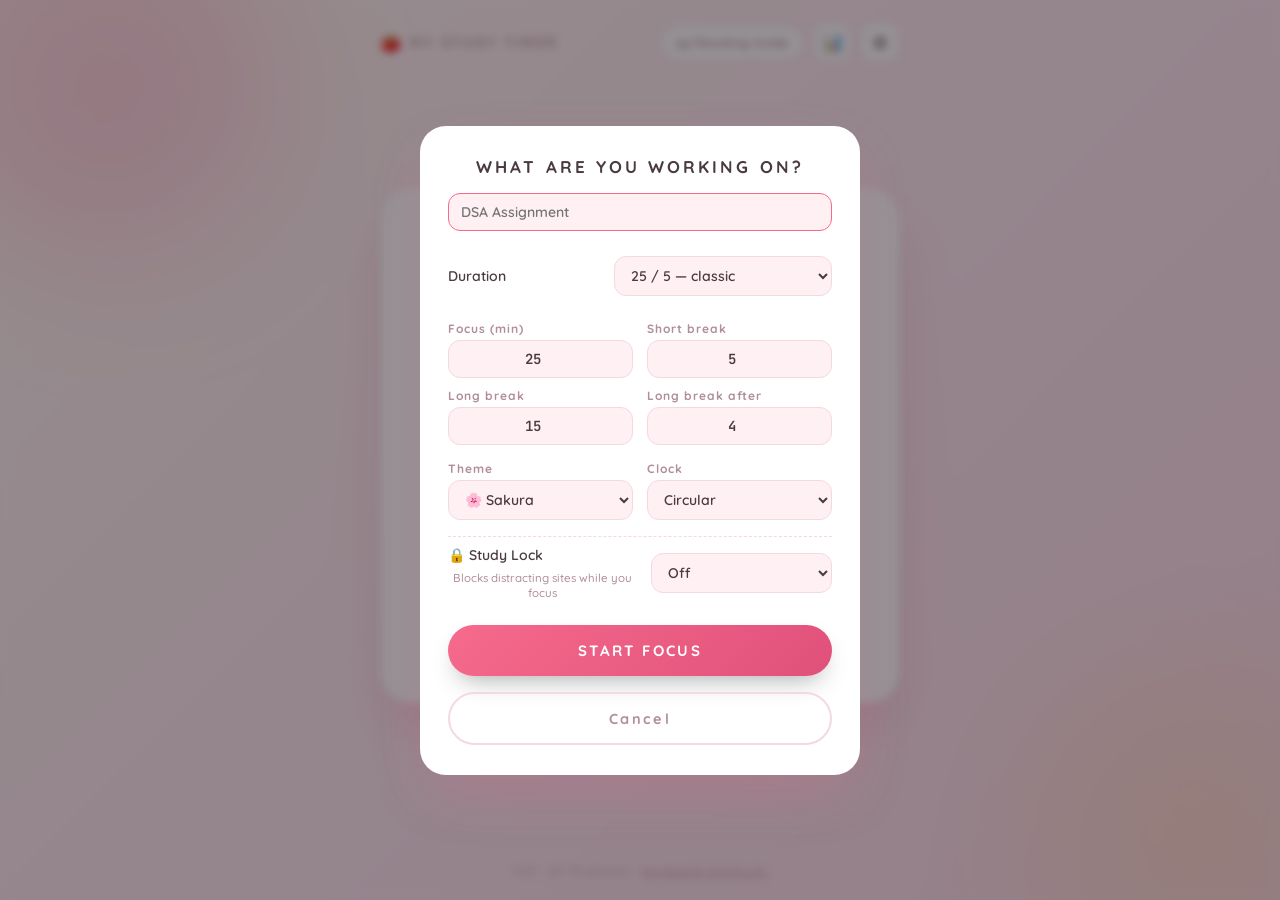
<file: index.html>
<!DOCTYPE html>
<html lang="en" data-theme="sakura" data-font="quicksand" data-clockfont="jetbrains" data-clock="circular" data-animations="on" data-lock="off">
<head>
  <meta charset="UTF-8" />
  <meta name="viewport" content="width=device-width, initial-scale=1.0" />
  <title>My Study Timer</title>
  <meta name="description" content="MY STUDY TIMER — a Pomodoro study timer with themes, sounds, a focus monitor and a study lock." />
  <meta name="theme-color" content="#ffe9f0" />
  <link rel="icon" type="image/svg+xml" href="assets/icons/favicon.svg" />
  <link rel="apple-touch-icon" href="assets/icons/icon-180.png" />
  <link rel="manifest" href="manifest.json" />
  <link rel="preconnect" href="https://fonts.googleapis.com" />
  <link rel="preconnect" href="https://fonts.gstatic.com" crossorigin />
  <link href="https://fonts.googleapis.com/css2?family=DM+Sans:wght@500;700&family=Inter:wght@500;600;700&family=JetBrains+Mono:wght@600;700&family=Nunito:wght@600;700;800&family=Poppins:wght@500;600;700&family=Quicksand:wght@500;600;700&family=Space+Mono:wght@700&display=swap" rel="stylesheet" />
  <link rel="stylesheet" href="css/themes.css" />
  <link rel="stylesheet" href="css/main.css" />
  <link rel="stylesheet" href="css/components.css" />
</head>
<body>
  <div class="blob blob-a" aria-hidden="true"></div>
  <div class="blob blob-b" aria-hidden="true"></div>

  <!-- Soft inactivity reminder (Phase 6) -->
  <div class="reminder-banner" id="reminder-banner" role="status" hidden></div>

  <header class="topbar container">
    <div class="brand"><span class="logo">🍅</span> MY STUDY TIMER</div>
    <nav class="topbar-actions" aria-label="App actions">
      <button class="chip" id="reading-btn" aria-pressed="false" title="Less aggressive inactivity monitoring (Phase 6)">📖 Reading mode</button>
      <button class="icon-btn" id="stats-btn" aria-label="Open statistics" title="Statistics (Phase 9)">📊</button>
      <a class="icon-btn" href="settings.html" aria-label="Open settings" title="Settings (Phase 5)">⚙️</a>
    </nav>
  </header>

  <main class="container app">
    <section class="timer-card" id="timer-card" aria-label="Study timer">
      <div class="phase-row">
        <p class="mode-label" id="mode-label">FOCUS</p>
        <div class="session-dots" id="session-dots" aria-label="Focus sessions completed in this cycle"></div>
      </div>

      <div class="timer-visual" id="timer-visual">
        <svg class="progress-ring" viewBox="0 0 320 320" role="img" aria-label="Time remaining progress">
          <circle class="ring-track" cx="160" cy="160" r="144" />
          <circle class="ring-progress" id="ring-progress" cx="160" cy="160" r="144" />
        </svg>
        <div class="time-display" id="time-display">25:00</div>
      </div>

      <div class="flip-clock" id="flip-clock" aria-hidden="true"></div>

      <div class="bar-clock" id="bar-clock" aria-hidden="true">
        <div class="bar-track"><div class="bar-fill" id="bar-fill"></div></div>
      </div>

      <p class="task-line" id="task-line" hidden></p>

      <div class="controls">
        <button class="btn btn-primary" id="start-btn" type="button">START</button>
        <button class="btn btn-ghost" id="reset-btn" type="button">RESET</button>
        <button class="btn btn-ghost" id="skip-btn" type="button">SKIP</button>
      </div>

      <p class="hint" id="hint">Press START and tell the timer what you're working on.</p>

      <div class="lock-badge" id="lock-badge" hidden>🔒 STUDY LOCK ACTIVE</div>
    </section>
  </main>

  <footer class="footer container">
    <p>v1.0 · all 10 phases · <button type="button" id="shortcuts-btn">keyboard shortcuts</button></p>
  </footer>

  <!-- ===== Session setup ("I am studying…" mode) ===== -->
  <div class="modal-overlay" id="setup-modal" hidden>
    <div class="modal" role="dialog" aria-modal="true" aria-labelledby="setup-title">
      <h2 id="setup-title">WHAT ARE YOU WORKING ON?</h2>
      <input type="text" id="setup-task" placeholder="DSA Assignment" maxlength="60" autocomplete="off" />

      <div class="field-row">
        <div class="field-stack">
          <label for="setup-preset">Duration</label>
        </div>
        <select id="setup-preset">
          <option value="25/5" selected>25 / 5 — classic</option>
          <option value="50/10">50 / 10 — deep study</option>
          <option value="45/15">45 / 15 — lecture / coding</option>
          <option value="90/20">90 / 20 — deep work</option>
          <option value="custom">Custom…</option>
        </select>
      </div>

      <div class="grid2" id="setup-custom" hidden>
        <div class="field-stack"><label for="setup-focus">Focus (min)</label><input type="number" id="setup-focus" min="1" max="180" value="25" /></div>
        <div class="field-stack"><label for="setup-short">Short break</label><input type="number" id="setup-short" min="1" max="60" value="5" /></div>
        <div class="field-stack"><label for="setup-long">Long break</label><input type="number" id="setup-long" min="1" max="90" value="15" /></div>
        <div class="field-stack"><label for="setup-cycle">Long break after</label><input type="number" id="setup-cycle" min="2" max="12" value="4" /></div>
      </div>

      <div class="grid2">
        <div class="field-stack">
          <label for="setup-theme">Theme</label>
          <select id="setup-theme"></select>
        </div>
        <div class="field-stack">
          <label for="setup-clock">Clock</label>
          <select id="setup-clock">
            <option value="circular" selected>Circular</option>
            <option value="digital">Digital</option>
            <option value="minimal">Minimal</option>
            <option value="flip">Flip</option>
            <option value="bar">Progress bar</option>
            <option value="large">Large fullscreen</option>
          </select>
        </div>
      </div>

      <div class="field-row">
        <div class="field-stack">
          <label for="setup-lock">🔒 Study Lock</label>
          <span class="desc">Blocks distracting sites while you focus</span>
        </div>
        <select id="setup-lock">
          <option value="off" selected>Off</option>
          <option value="gentle">Gentle — warn me</option>
          <option value="strict">Strict — redirect me</option>
          <option value="hardcore">Hardcore — no escape</option>
        </select>
      </div>

      <button class="btn btn-primary btn-lg" id="setup-start" type="button">START FOCUS</button>
      <button class="btn btn-ghost" id="setup-cancel" type="button">Cancel</button>
    </div>
  </div>

  <!-- ===== Session summary ===== -->
  <div class="modal-overlay" id="summary-modal" hidden>
    <div class="modal" role="dialog" aria-modal="true" aria-labelledby="summary-title">
      <div class="summary-check" id="summary-check">🎉</div>
      <h2 id="summary-title">SESSION COMPLETE</h2>
      <p class="summary-task" id="summary-task">DSA Assignment</p>
      <div class="summary-rows" id="summary-rows"></div>
      <button class="btn btn-primary btn-lg" id="summary-break-btn" type="button">START BREAK</button>
      <button class="btn btn-ghost" id="summary-close" type="button">Close</button>
    </div>
  </div>

  <!-- ===== Keyboard shortcuts (Phase 10) ===== -->
  <div class="modal-overlay" id="help-modal" hidden>
    <div class="modal" role="dialog" aria-modal="true" aria-labelledby="help-title">
      <h2 id="help-title">KEYBOARD SHORTCUTS</h2>
      <div class="keys-grid">
        <kbd>Space</kbd><span>Start / pause</span>
        <kbd>R</kbd><span>Reset</span>
        <kbd>S</kbd><span>Skip phase</span>
        <kbd>F</kbd><span>Fullscreen timer</span>
        <kbd>M</kbd><span>Toggle reading mode</span>
        <kbd>?</kbd><span>Show this help</span>
        <kbd>Esc</kbd><span>Close dialogs</span>
      </div>
      <button class="btn btn-primary" id="help-close" type="button">Got it</button>
    </div>
  </div>

  <!-- ===== Stats drawer (Phase 9) ===== -->
  <aside class="drawer" id="stats-drawer" aria-label="Statistics" hidden>
    <div class="drawer-head">
      <h2>STATISTICS</h2>
      <button class="icon-btn" id="stats-close" aria-label="Close statistics">✕</button>
    </div>
    <div class="stat-block">
      <h3>TODAY</h3>
      <div class="stat-grid" id="stats-today"></div>
    </div>
    <div class="stat-block">
      <h3>THIS WEEK</h3>
      <div class="week-chart" id="stats-week"></div>
    </div>
    <div class="stat-block">
      <h3>RECENT SESSIONS</h3>
      <div class="history-list" id="stats-history"></div>
    </div>
  </aside>

  <div class="toast" id="toast" hidden></div>

  <!-- Classic scripts (not modules) so the app also works from file:// -->
  <script src="js/storage.js"></script>
  <script src="js/themes.js"></script>
  <script src="js/sounds.js"></script>
  <script src="js/activity.js"></script>
  <script src="js/stats.js"></script>
  <script src="js/timer.js"></script>
  <script src="js/app.js"></script>
</body>
</html>
</file>
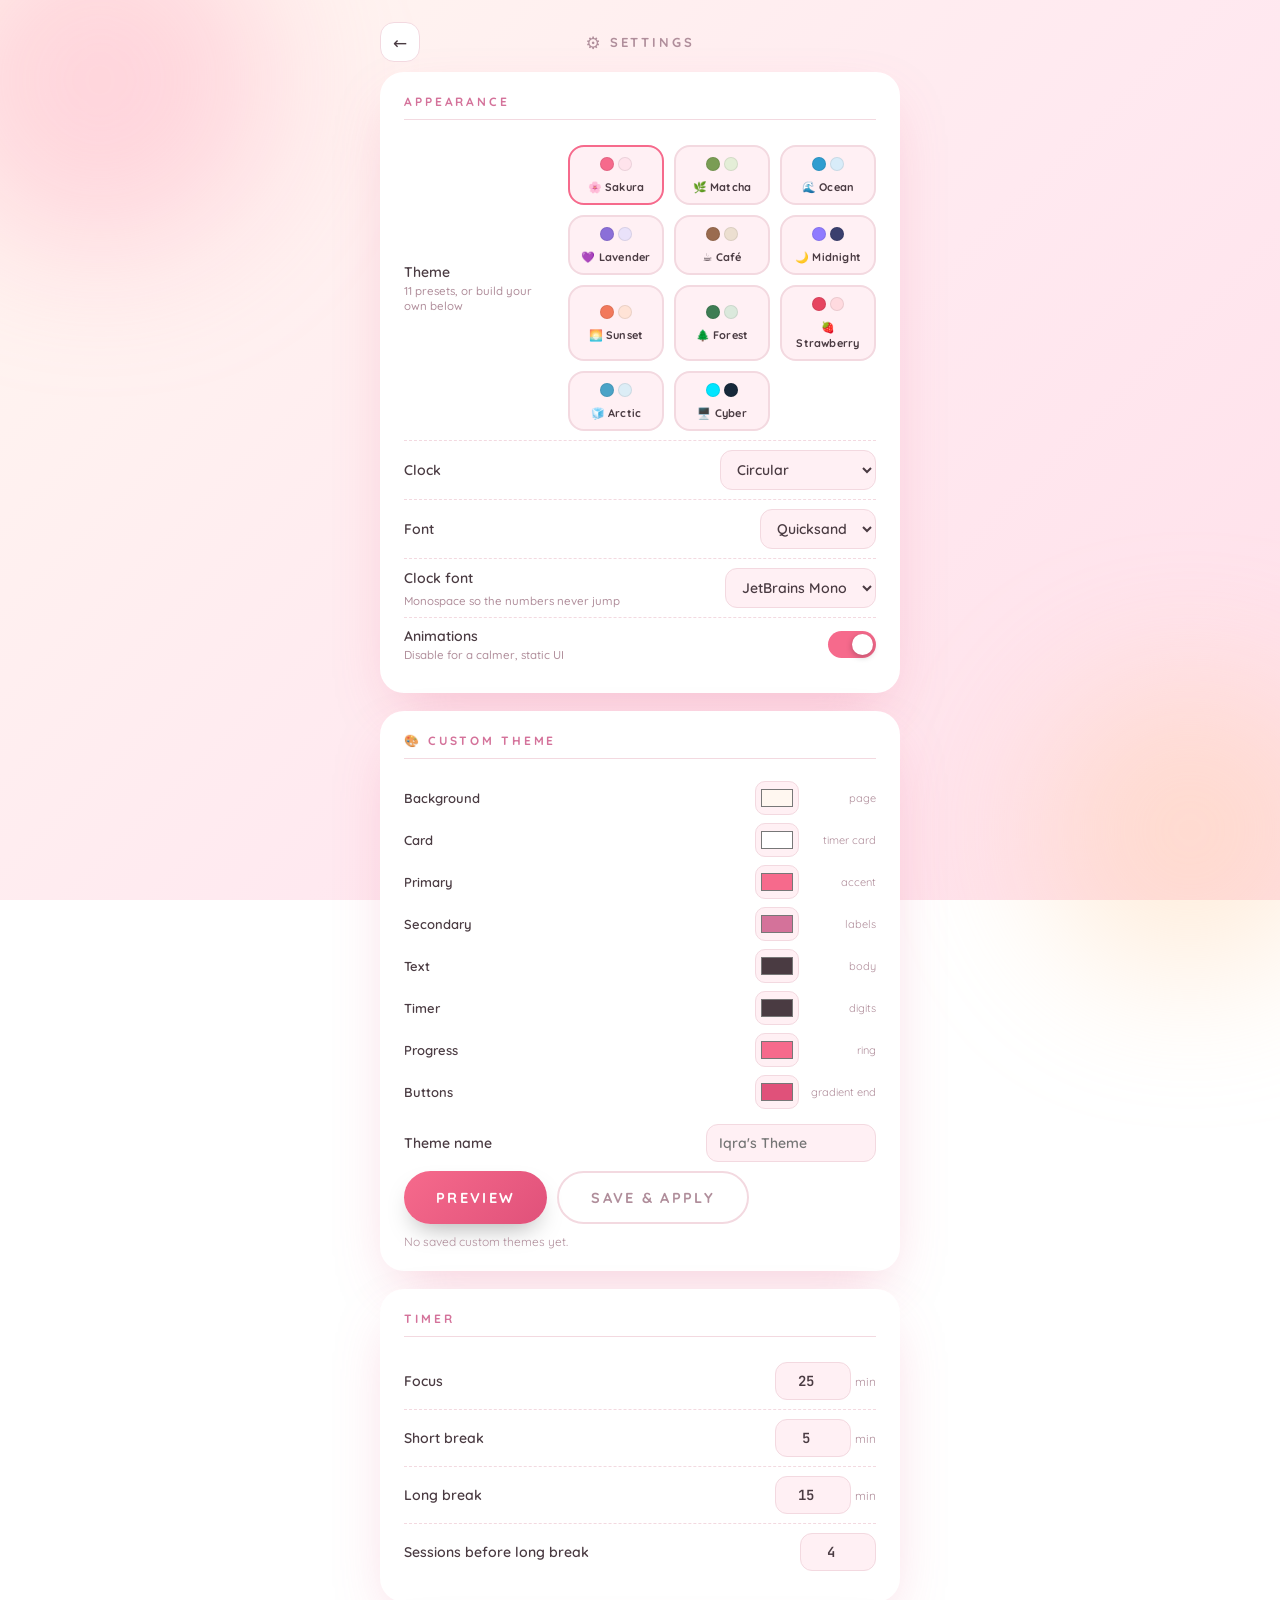
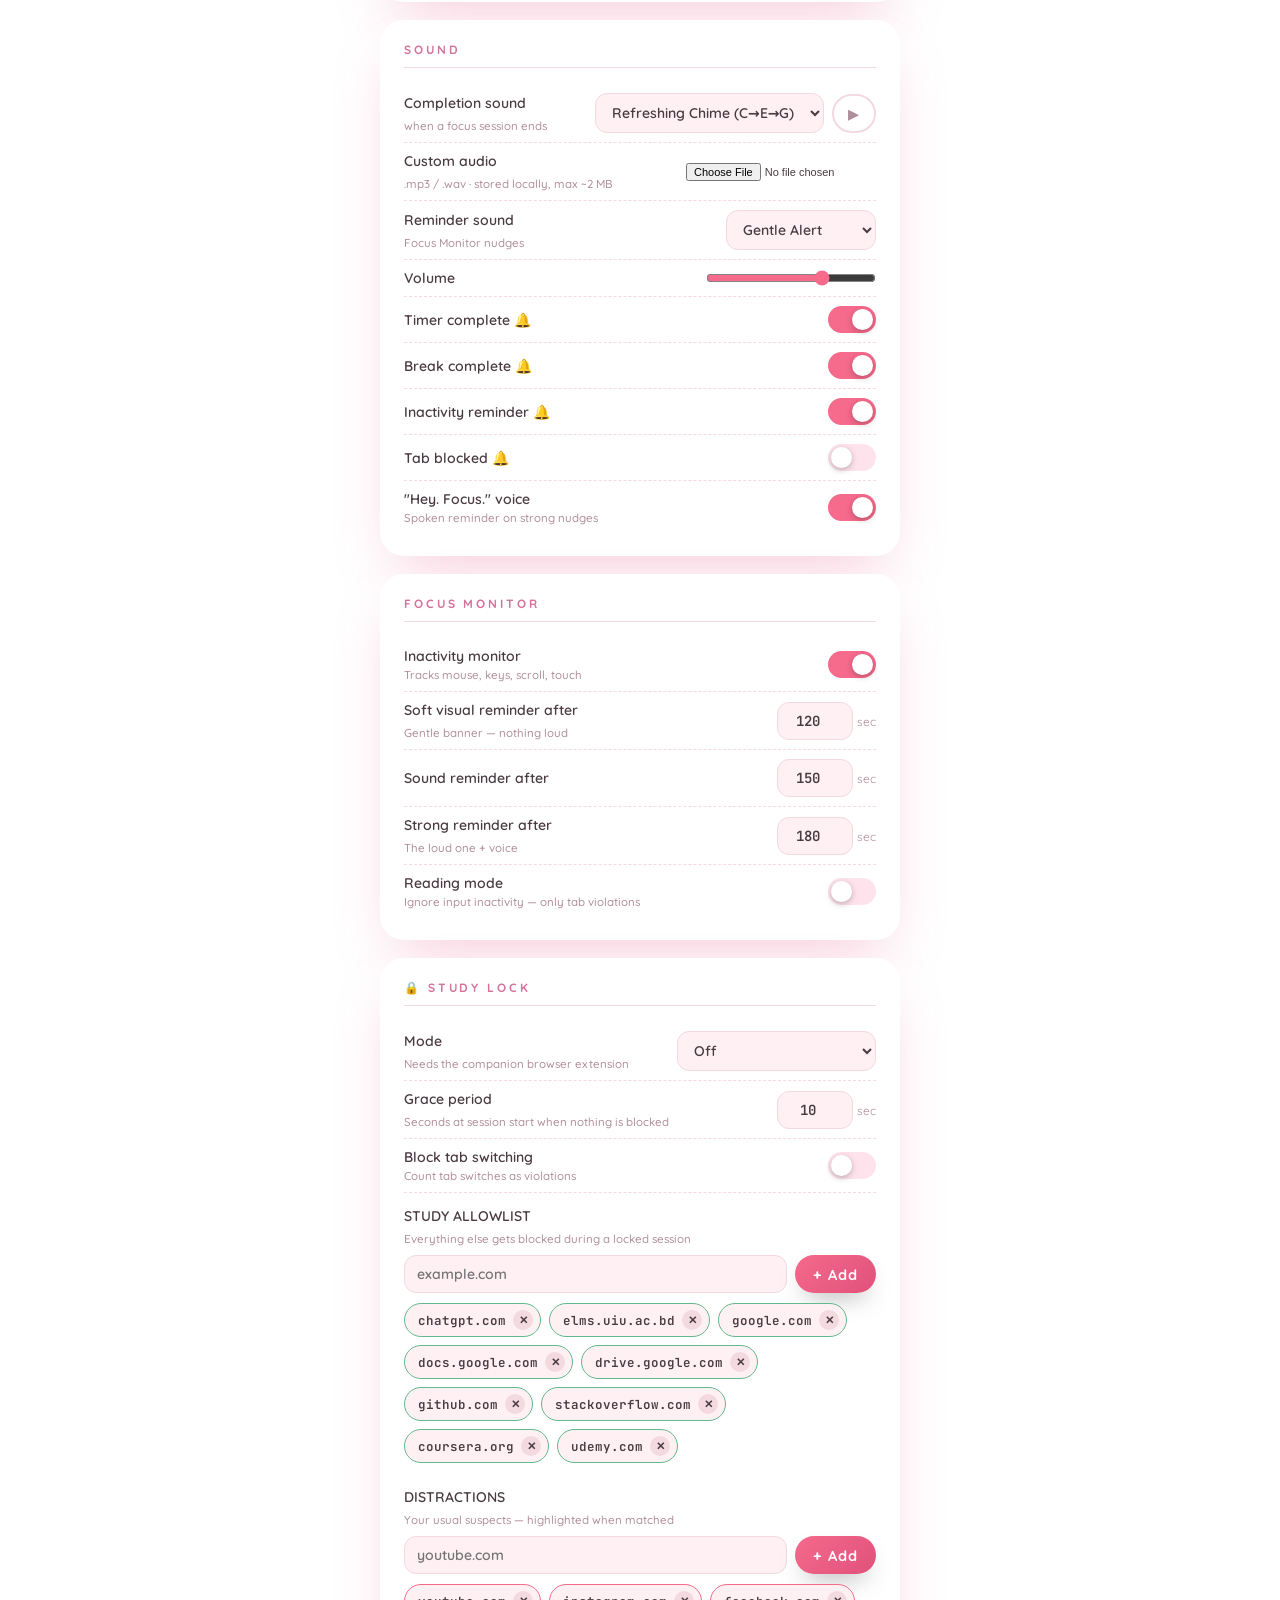
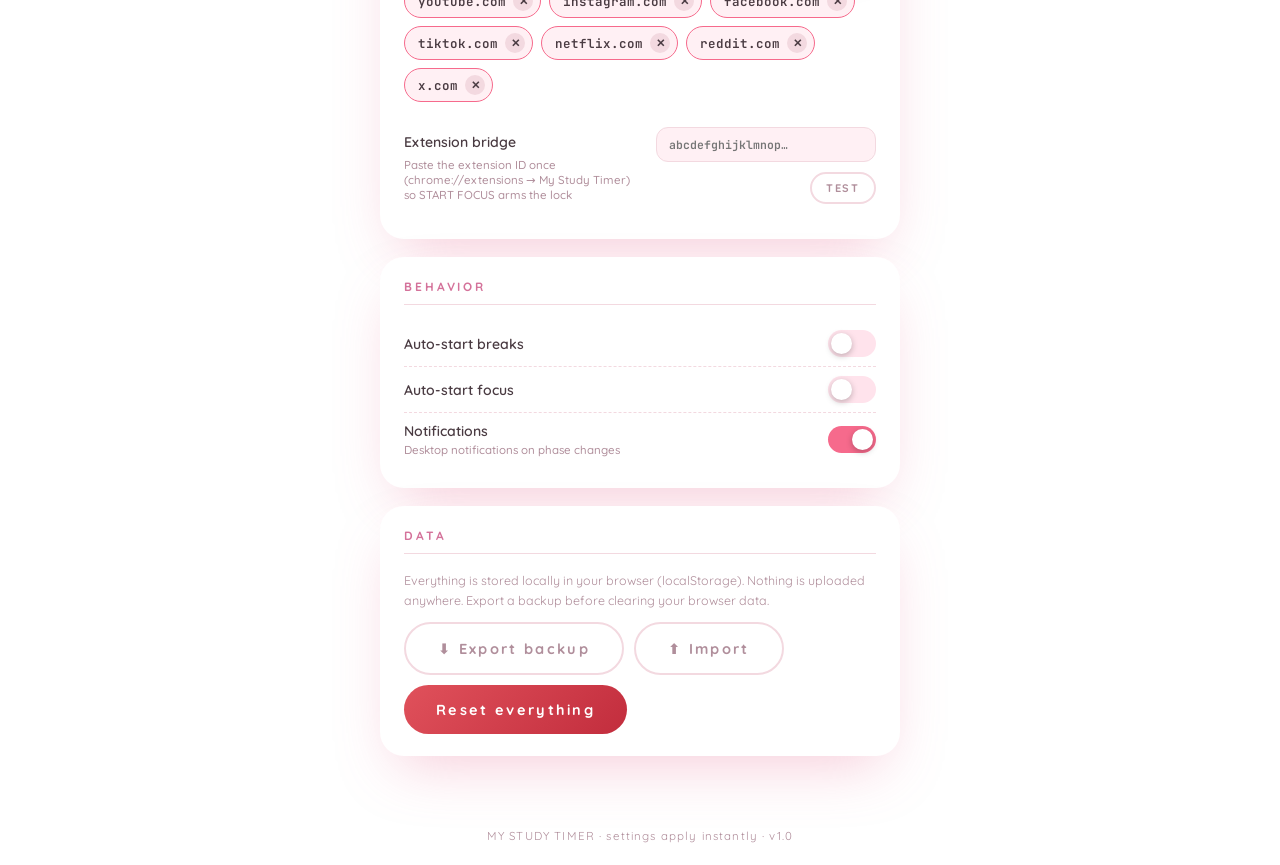
<file: settings.html>
<!DOCTYPE html>
<html lang="en" data-theme="sakura" data-font="quicksand" data-clockfont="jetbrains" data-animations="on">
<head>
  <meta charset="UTF-8" />
  <meta name="viewport" content="width=device-width, initial-scale=1.0" />
  <title>Settings — My Study Timer</title>
  <meta name="description" content="Settings for My Study Timer — appearance, timer, sound, focus monitor, study lock, behavior." />
  <meta name="theme-color" content="#ffe9f0" />
  <link rel="icon" type="image/svg+xml" href="assets/icons/favicon.svg" />
  <link rel="manifest" href="manifest.json" />
  <link rel="preconnect" href="https://fonts.googleapis.com" />
  <link rel="preconnect" href="https://fonts.gstatic.com" crossorigin />
  <link href="https://fonts.googleapis.com/css2?family=DM+Sans:wght@500;700&family=Inter:wght@500;600;700&family=JetBrains+Mono:wght@600;700&family=Nunito:wght@600;700;800&family=Poppins:wght@500;600;700&family=Quicksand:wght@500;600;700&family=Space+Mono:wght@700&display=swap" rel="stylesheet" />
  <link rel="stylesheet" href="css/themes.css" />
  <link rel="stylesheet" href="css/main.css" />
  <link rel="stylesheet" href="css/components.css" />
</head>
<body>
  <div class="blob blob-a" aria-hidden="true"></div>
  <div class="blob blob-b" aria-hidden="true"></div>

  <header class="topbar container" style="max-width:560px">
    <a class="icon-btn" href="index.html" aria-label="Back to timer">←</a>
    <div class="brand"><span class="logo">⚙️</span> SETTINGS</div>
    <span style="width:40px"></span>
  </header>

  <main class="settings-wrap">

    <!-- ================= APPEARANCE ================= -->
    <section class="settings-card">
      <h2>APPEARANCE</h2>

      <div class="field-row">
        <label>Theme<span class="desc">11 presets, or build your own below</span></label>
        <div class="theme-grid" id="theme-grid" style="max-width:340px"></div>
      </div>

      <div class="field-row">
        <div class="field-stack"><label for="set-clock">Clock</label></div>
        <select id="set-clock">
          <option value="circular">Circular</option>
          <option value="digital">Digital</option>
          <option value="minimal">Minimal</option>
          <option value="flip">Flip</option>
          <option value="bar">Progress bar</option>
          <option value="large">Large fullscreen</option>
        </select>
      </div>

      <div class="field-row">
        <div class="field-stack"><label for="set-font">Font</label></div>
        <select id="set-font">
          <option value="quicksand">Quicksand</option>
          <option value="nunito">Nunito</option>
          <option value="inter">Inter</option>
          <option value="poppins">Poppins</option>
          <option value="dmsans">DM Sans</option>
        </select>
      </div>

      <div class="field-row">
        <div class="field-stack"><label for="set-clockfont">Clock font</label><span class="desc">Monospace so the numbers never jump</span></div>
        <select id="set-clockfont">
          <option value="jetbrains">JetBrains Mono</option>
          <option value="spacemono">Space Mono</option>
        </select>
      </div>

      <div class="field-row">
        <label>Animations<span class="desc">Disable for a calmer, static UI</span></label>
        <span class="toggle"><input type="checkbox" id="set-animations" /><span class="track"></span></span>
      </div>
    </section>

    <!-- ================= CUSTOM THEME BUILDER ================= -->
    <section class="settings-card">
      <h2>🎨 CUSTOM THEME</h2>
      <div class="color-grid">
        <label>Background</label><input type="color" id="ct-bg" value="#fff7f0" /><span class="hintcell">page</span>
        <label>Card</label><input type="color" id="ct-card" value="#ffffff" /><span class="hintcell">timer card</span>
        <label>Primary</label><input type="color" id="ct-primary" value="#f66a8c" /><span class="hintcell">accent</span>
        <label>Secondary</label><input type="color" id="ct-secondary" value="#d4729a" /><span class="hintcell">labels</span>
        <label>Text</label><input type="color" id="ct-text" value="#4a3b42" /><span class="hintcell">body</span>
        <label>Timer</label><input type="color" id="ct-timer" value="#4a3b42" /><span class="hintcell">digits</span>
        <label>Progress</label><input type="color" id="ct-progress" value="#f66a8c" /><span class="hintcell">ring</span>
        <label>Buttons</label><input type="color" id="ct-buttons" value="#e0517a" /><span class="hintcell">gradient end</span>
      </div>
      <div class="field-row">
        <div class="field-stack"><label for="ct-name">Theme name</label></div>
        <input type="text" id="ct-name" placeholder="Iqra's Theme" maxlength="24" style="width:170px" />
      </div>
      <div class="danger-zone">
        <button class="btn btn-primary" id="ct-preview" type="button">PREVIEW</button>
        <button class="btn btn-ghost" id="ct-save" type="button">SAVE & APPLY</button>
      </div>
      <div class="saved-themes" id="saved-themes"></div>
    </section>

    <!-- ================= TIMER ================= -->
    <section class="settings-card">
      <h2>TIMER</h2>
      <div class="field-row"><div class="field-stack"><label for="set-focus">Focus</label></div><div><input type="number" id="set-focus" min="1" max="180" /> <span style="font-size:12px;color:var(--muted)">min</span></div></div>
      <div class="field-row"><div class="field-stack"><label for="set-short">Short break</label></div><div><input type="number" id="set-short" min="1" max="60" /> <span style="font-size:12px;color:var(--muted)">min</span></div></div>
      <div class="field-row"><div class="field-stack"><label for="set-long">Long break</label></div><div><input type="number" id="set-long" min="1" max="90" /> <span style="font-size:12px;color:var(--muted)">min</span></div></div>
      <div class="field-row"><div class="field-stack"><label for="set-cycle">Sessions before long break</label></div><input type="number" id="set-cycle" min="2" max="12" /></div>
    </section>

    <!-- ================= SOUND ================= -->
    <section class="settings-card">
      <h2>SOUND</h2>
      <div class="field-row">
        <div class="field-stack"><label for="set-completion">Completion sound</label><span class="desc">when a focus session ends</span></div>
        <div class="sound-preview">
          <select id="set-completion">
            <option value="chime">Refreshing Chime (C→E→G)</option>
            <option value="softbell">Soft Bell</option>
            <option value="glass">Glass</option>
            <option value="raindrop">Rain Drop</option>
            <option value="piano">Tiny Piano</option>
            <option value="morning">Morning Chime</option>
            <option value="custom">Custom sound…</option>
          </select>
          <button class="btn btn-ghost" id="preview-completion" type="button" aria-label="Preview completion sound">▶</button>
        </div>
      </div>
      <div class="field-row" id="custom-sound-row" hidden>
        <div class="field-stack"><label for="set-customfile">Custom audio</label><span class="desc">.mp3 / .wav · stored locally, max ~2 MB</span></div>
        <input type="file" id="set-customfile" accept="audio/*" style="max-width:190px;font-size:11px" />
      </div>
      <div class="field-row">
        <div class="field-stack"><label for="set-reminder">Reminder sound</label><span class="desc">Focus Monitor nudges</span></div>
        <select id="set-reminder">
          <option value="gentle">Gentle Alert</option>
          <option value="weird">Weird Alert 🔔</option>
          <option value="custom">Custom sound…</option>
        </select>
      </div>
      <div class="field-row">
        <div class="field-stack"><label for="set-volume">Volume</label></div>
        <input type="range" id="set-volume" min="0" max="100" step="5" />
      </div>
      <div class="field-row"><label>Timer complete 🔔</label><span class="toggle"><input type="checkbox" id="tg-complete" /><span class="track"></span></span></div>
      <div class="field-row"><label>Break complete 🔔</label><span class="toggle"><input type="checkbox" id="tg-break" /><span class="track"></span></span></div>
      <div class="field-row"><label>Inactivity reminder 🔔</label><span class="toggle"><input type="checkbox" id="tg-inactivity" /><span class="track"></span></span></div>
      <div class="field-row"><label>Tab blocked 🔔</label><span class="toggle"><input type="checkbox" id="tg-blocked" /><span class="track"></span></span></div>
      <div class="field-row">
        <label>"Hey. Focus." voice<span class="desc">Spoken reminder on strong nudges</span></label>
        <span class="toggle"><input type="checkbox" id="tg-voice" /><span class="track"></span></span>
      </div>
    </section>

    <!-- ================= FOCUS MONITOR ================= -->
    <section class="settings-card">
      <h2>FOCUS MONITOR</h2>
      <div class="field-row"><label>Inactivity monitor<span class="desc">Tracks mouse, keys, scroll, touch</span></label><span class="toggle"><input type="checkbox" id="tg-monitor" /><span class="track"></span></span></div>
      <div class="field-row"><div class="field-stack"><label for="set-soft">Soft visual reminder after</label><span class="desc">Gentle banner — nothing loud</span></div><div><input type="number" id="set-soft" min="30" max="600" /> <span style="font-size:12px;color:var(--muted)">sec</span></div></div>
      <div class="field-row"><div class="field-stack"><label for="set-soundsec">Sound reminder after</label></div><div><input type="number" id="set-soundsec" min="40" max="900" /> <span style="font-size:12px;color:var(--muted)">sec</span></div></div>
      <div class="field-row"><div class="field-stack"><label for="set-strongsec">Strong reminder after</label><span class="desc">The loud one + voice</span></div><div><input type="number" id="set-strongsec" min="50" max="1800" /> <span style="font-size:12px;color:var(--muted)">sec</span></div></div>
      <div class="field-row">
        <label>Reading mode<span class="desc">Ignore input inactivity — only tab violations</span></label>
        <span class="toggle"><input type="checkbox" id="tg-reading" /><span class="track"></span></span>
      </div>
    </section>

    <!-- ================= STUDY LOCK ================= -->
    <section class="settings-card">
      <h2>🔒 STUDY LOCK</h2>
      <div class="field-row">
        <div class="field-stack"><label for="set-lockmode">Mode</label><span class="desc">Needs the companion browser extension</span></div>
        <select id="set-lockmode">
          <option value="off">Off</option>
          <option value="gentle">Gentle — warn only</option>
          <option value="strict">Strict — auto redirect</option>
          <option value="hardcore">Hardcore — no escape</option>
        </select>
      </div>
      <div class="field-row">
        <div class="field-stack"><label for="set-grace">Grace period</label><span class="desc">Seconds at session start when nothing is blocked</span></div>
        <div><input type="number" id="set-grace" min="0" max="60" /> <span style="font-size:12px;color:var(--muted)">sec</span></div>
      </div>
      <div class="field-row">
        <label>Block tab switching<span class="desc">Count tab switches as violations</span></label>
        <span class="toggle"><input type="checkbox" id="tg-tabswitch" /><span class="track"></span></span>
      </div>

      <div class="field-row" style="border-top:1px dashed var(--border-soft);padding-top:14px">
        <div class="field-stack"><label>STUDY ALLOWLIST</label><span class="desc">Everything else gets blocked during a locked session</span></div>
      </div>
      <div class="list-editor">
        <div class="add-row"><input type="text" id="allow-input" placeholder="example.com" /><button class="btn btn-primary" id="allow-add" type="button">+ Add</button></div>
        <ul class="site-list allow" id="allow-list"></ul>
      </div>

      <div class="field-row" style="margin-top:16px">
        <div class="field-stack"><label>DISTRACTIONS</label><span class="desc">Your usual suspects — highlighted when matched</span></div>
      </div>
      <div class="list-editor">
        <div class="add-row"><input type="text" id="deny-input" placeholder="youtube.com" /><button class="btn btn-primary" id="deny-add" type="button">+ Add</button></div>
        <ul class="site-list deny" id="deny-list"></ul>
      </div>

      <div class="field-row" style="margin-top:16px">
        <div class="field-stack">
          <label for="set-extid">Extension bridge</label>
          <span class="desc">Paste the extension ID once (chrome://extensions → My Study Timer) so START FOCUS arms the lock</span>
        </div>
        <div class="field-stack" style="align-items:flex-end">
          <input type="text" id="set-extid" placeholder="abcdefghijklmnop…" style="width:220px;font-family:var(--font-clock);font-size:11.5px" />
          <div style="display:flex;gap:8px;margin-top:6px">
            <button class="btn btn-ghost" id="ext-test" type="button" style="padding:7px 14px;font-size:11px">TEST</button>
          </div>
          <span class="bridge-status" id="ext-status"></span>
        </div>
      </div>
    </section>

    <!-- ================= BEHAVIOR ================= -->
    <section class="settings-card">
      <h2>BEHAVIOR</h2>
      <div class="field-row"><label>Auto-start breaks</label><span class="toggle"><input type="checkbox" id="tg-autobreak" /><span class="track"></span></span></div>
      <div class="field-row"><label>Auto-start focus</label><span class="toggle"><input type="checkbox" id="tg-autofocus" /><span class="track"></span></span></div>
      <div class="field-row"><label>Notifications<span class="desc">Desktop notifications on phase changes</span></label><span class="toggle"><input type="checkbox" id="tg-notifications" /><span class="track"></span></span></div>
    </section>

    <!-- ================= DATA ================= -->
    <section class="settings-card">
      <h2>DATA</h2>
      <p class="sub" style="font-size:12.5px;color:var(--muted);margin-bottom:12px;text-align:left;line-height:1.6">
        Everything is stored locally in your browser (localStorage). Nothing is uploaded anywhere.
        Export a backup before clearing your browser data.
      </p>
      <div class="danger-zone">
        <button class="btn btn-ghost" id="data-export" type="button">⬇ Export backup</button>
        <label class="btn btn-ghost" style="display:inline-flex;align-items:center">⬆ Import<input type="file" id="data-import" accept="application/json" hidden /></label>
        <button class="btn btn-danger" id="data-reset" type="button">Reset everything</button>
      </div>
    </section>
  </main>

  <footer class="footer container"><p>MY STUDY TIMER · settings apply instantly · v1.0</p></footer>
  <div class="toast" id="toast" hidden></div>

  <script src="js/storage.js"></script>
  <script src="js/themes.js"></script>
  <script src="js/sounds.js"></script>
  <script src="js/settings.js"></script>
</body>
</html>
</file>
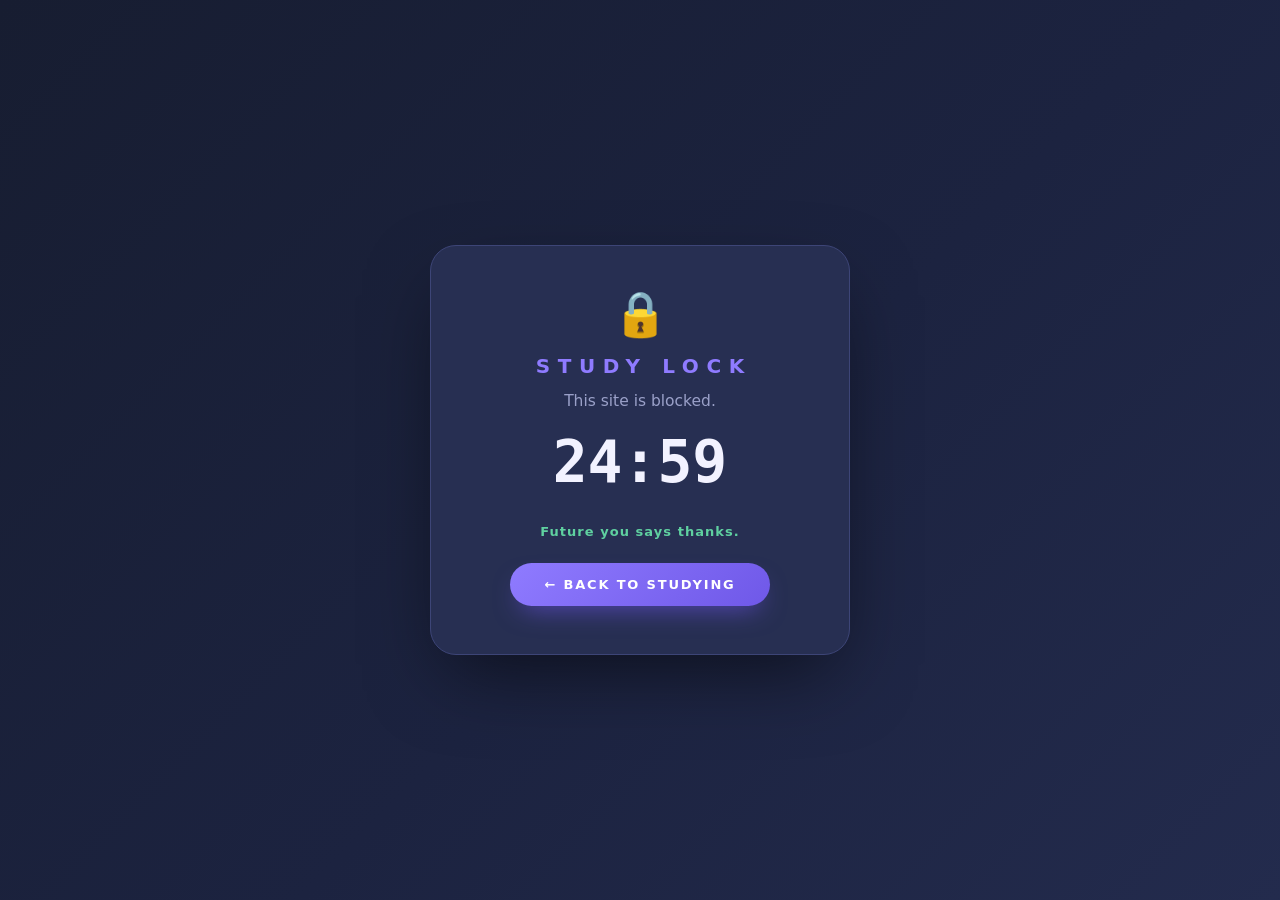
<file: extension/blocked.html>
<!DOCTYPE html>
<html lang="en">
<head>
  <meta charset="UTF-8" />
  <meta name="viewport" content="width=device-width, initial-scale=1.0" />
  <title>Study Lock — site blocked</title>
  <link rel="stylesheet" href="blocked.css" />
</head>
<body>
  <main class="frame">
    <div class="card">
      <div class="lock">🔒</div>
      <h1>STUDY LOCK</h1>
      <p class="msg">This site is blocked.</p>
      <div class="remaining" id="remaining">--:--</div>
      <p class="task" id="task-line"></p>
      <p class="cheer" id="cheer">Back to studying.</p>
      <button id="back-btn" type="button">← BACK TO STUDYING</button>
      <p class="meta" id="meta"></p>
    </div>
  </main>
  <script src="blocked.js"></script>
</body>
</html>
</file>
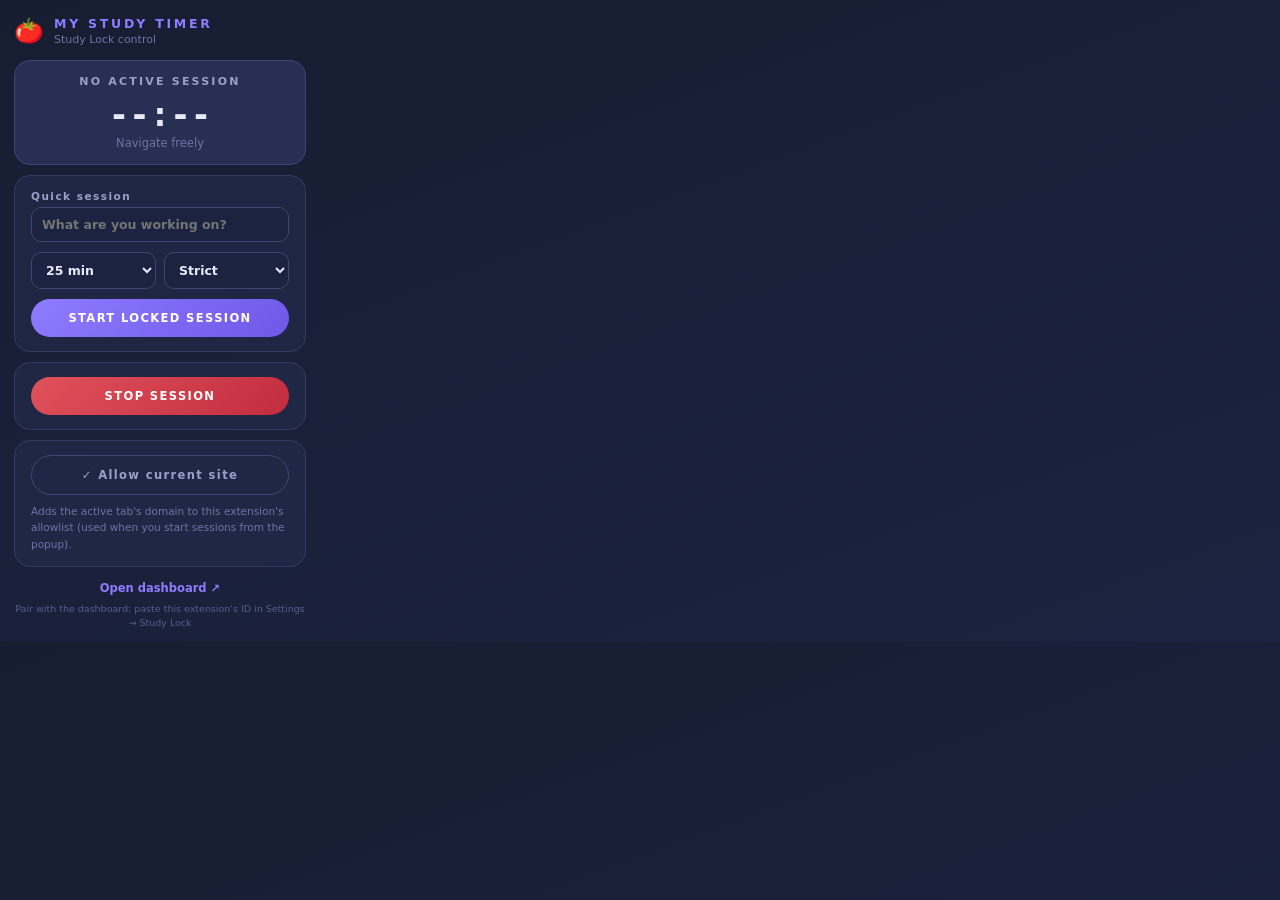
<file: extension/popup/popup.html>
<!DOCTYPE html>
<html lang="en">
<head>
  <meta charset="UTF-8" />
  <link rel="stylesheet" href="popup.css" />
</head>
<body>
  <header>
    <span class="logo">🍅</span>
    <div>
      <h1>MY STUDY TIMER</h1>
      <p class="sub">Study Lock control</p>
    </div>
  </header>

  <section id="state-card" class="card idle">
    <p class="state-title" id="state-title">NO ACTIVE SESSION</p>
    <p class="count" id="count">--:--</p>
    <p class="meta" id="state-meta">Navigate freely</p>
  </section>

  <section class="card plain" id="start-card">
    <div class="row">
      <label for="q-task">Quick session</label>
      <input type="text" id="q-task" placeholder="What are you working on?" maxlength="60" />
    </div>
    <div class="row split">
      <select id="q-min">
        <option value="25" selected>25 min</option>
        <option value="50">50 min</option>
        <option value="45">45 min</option>
        <option value="90">90 min</option>
      </select>
      <select id="q-mode">
        <option value="strict" selected>Strict</option>
        <option value="gentle">Gentle</option>
        <option value="hardcore">Hardcore</option>
      </select>
    </div>
    <button id="q-start" class="primary" type="button">START LOCKED SESSION</button>
  </section>

  <section class="card plain">
    <button id="stop-btn" class="danger" type="button">STOP SESSION</button>
    <p class="hint" id="hardcore-hint" hidden>Hardcore mode: the dashboard can't stop this. This popup can, and it counts as an emergency stop.</p>
  </section>

  <section class="card plain">
    <button id="allow-current" class="ghost" type="button">✓ Allow current site</button>
    <p class="hint">Adds the active tab's domain to this extension's allowlist (used when you start sessions from the popup).</p>
  </section>

  <footer>
    <a id="dash-link" href="https://iqrahoque.github.io/my-pomodoro/" target="_blank" rel="noopener">Open dashboard ↗</a>
    <span id="pair-hint">Pair with the dashboard: paste this extension's ID in Settings → Study Lock</span>
  </footer>

  <script src="popup.js"></script>
</body>
</html>
</file>
<file: css/themes.css>
/* ============================================================
   MY STUDY TIMER — themes.css
   Phase 3 (Personality): preset palettes live on [data-theme].
   Custom themes (Phase 5) inject the same variables inline on
   <html>, so nothing here needs to know about them.
   Dark presets override the blob + shadow colors too.
   ============================================================ */

/* ---------- 🌸 Sakura (default) ---------- */
:root,
[data-theme="sakura"] {
  --bg-gradient: linear-gradient(135deg, #fff7f0 0%, #ffe9f0 55%, #ffdfe9 100%);
  --card: #ffffff;
  --primary: #f66a8c;
  --primary-deep: #e0517a;
  --primary-soft: #ffe3ec;
  --secondary: #d4729a;
  --text: #4a3b42;
  --muted: #b08e9b;
  --ring-track: #ffe3ec;
  --ring-progress: #f66a8c;
  --ring-break: #62b98c;
  --timer-color: #4a3b42;
  --btn-gradient: linear-gradient(135deg, #f66a8c, #e0517a);
  --shadow: 0 24px 60px -18px rgba(230, 100, 140, 0.35);
  --blob-1: rgba(255, 154, 183, 0.35);
  --blob-2: rgba(255, 209, 168, 0.4);
  --banner-bg: #fff0f4;
  --border-soft: #f3d9e0;
}

/* ---------- 🌿 Matcha ---------- */
[data-theme="matcha"] {
  --bg-gradient: linear-gradient(135deg, #f6f8f0 0%, #e9f0e0 55%, #dfe9d2 100%);
  --card: #fdfefa;
  --primary: #7a9d54;
  --primary-deep: #63823f;
  --primary-soft: #e4eed7;
  --secondary: #7d8f5e;
  --text: #3c4433;
  --muted: #93a184;
  --ring-track: #e4eed7;
  --ring-progress: #7a9d54;
  --ring-break: #c98a4b;
  --timer-color: #3c4433;
  --btn-gradient: linear-gradient(135deg, #7a9d54, #63823f);
  --shadow: 0 24px 60px -18px rgba(110, 140, 80, 0.35);
  --blob-1: rgba(165, 196, 120, 0.35);
  --blob-2: rgba(240, 214, 160, 0.4);
  --banner-bg: #eef4e4;
  --border-soft: #d9e4c8;
}

/* ---------- 🌊 Ocean ---------- */
[data-theme="ocean"] {
  --bg-gradient: linear-gradient(135deg, #eaf5fb 0%, #d9edf9 55%, #c9e4f6 100%);
  --card: #fdfeff;
  --primary: #2f9dd0;
  --primary-deep: #2180ae;
  --primary-soft: #d8ecf9;
  --secondary: #4d7fa8;
  --text: #2c3e4a;
  --muted: #8aa7b8;
  --ring-track: #d8ecf9;
  --ring-progress: #2f9dd0;
  --ring-break: #e0a050;
  --timer-color: #2c3e4a;
  --btn-gradient: linear-gradient(135deg, #2f9dd0, #2180ae);
  --shadow: 0 24px 60px -18px rgba(47, 130, 180, 0.35);
  --blob-1: rgba(120, 190, 230, 0.4);
  --blob-2: rgba(160, 220, 240, 0.45);
  --banner-bg: #e6f3fa;
  --border-soft: #c8e2f0;
}

/* ---------- 💜 Lavender ---------- */
[data-theme="lavender"] {
  --bg-gradient: linear-gradient(135deg, #f5f1fc 0%, #ece4fa 55%, #e2d8f8 100%);
  --card: #fefeff;
  --primary: #8b6fd8;
  --primary-deep: #7157bd;
  --primary-soft: #e9e2fa;
  --secondary: #9b7fd0;
  --text: #403a52;
  --muted: #a394c2;
  --ring-track: #e9e2fa;
  --ring-progress: #8b6fd8;
  --ring-break: #5fb898;
  --timer-color: #403a52;
  --btn-gradient: linear-gradient(135deg, #8b6fd8, #7157bd);
  --shadow: 0 24px 60px -18px rgba(130, 100, 200, 0.35);
  --blob-1: rgba(180, 150, 235, 0.4);
  --blob-2: rgba(230, 180, 235, 0.4);
  --banner-bg: #f0eafc;
  --border-soft: #dcd0f0;
}

/* ---------- ☕ Café ---------- */
[data-theme="cafe"] {
  --bg-gradient: linear-gradient(135deg, #f7f1e8 0%, #f0e5d5 55%, #e8d9c3 100%);
  --card: #fffdf9;
  --primary: #9a6b4f;
  --primary-deep: #7d5239;
  --primary-soft: #ecdfd0;
  --secondary: #a57b5c;
  --text: #46362a;
  --muted: #ab9482;
  --ring-track: #ecdfd0;
  --ring-progress: #9a6b4f;
  --ring-break: #6e8f5a;
  --timer-color: #46362a;
  --btn-gradient: linear-gradient(135deg, #9a6b4f, #7d5239);
  --shadow: 0 24px 60px -18px rgba(140, 100, 70, 0.35);
  --blob-1: rgba(200, 160, 120, 0.4);
  --blob-2: rgba(225, 195, 150, 0.45);
  --banner-bg: #f3ebdf;
  --border-soft: #e2d2bd;
}

/* ---------- 🌙 Midnight (dark) ---------- */
[data-theme="midnight"] {
  --bg-gradient: linear-gradient(135deg, #171d31 0%, #1c2340 55%, #232b4d 100%);
  --card: #272f52;
  --primary: #8f7bff;
  --primary-deep: #6f58e8;
  --primary-soft: #3a3f6e;
  --secondary: #b3a1ff;
  --text: #e9eaf8;
  --muted: #9aa0c8;
  --ring-track: #3a3f6e;
  --ring-progress: #8f7bff;
  --ring-break: #5fd0a0;
  --timer-color: #f2f2ff;
  --btn-gradient: linear-gradient(135deg, #8f7bff, #6f58e8);
  --shadow: 0 24px 60px -18px rgba(0, 0, 0, 0.55);
  --blob-1: rgba(120, 100, 255, 0.22);
  --blob-2: rgba(80, 200, 255, 0.14);
  --banner-bg: #2f3760;
  --border-soft: #3d4577;
}

/* ---------- 🌅 Sunset ---------- */
[data-theme="sunset"] {
  --bg-gradient: linear-gradient(135deg, #fff4ea 0%, #ffe7d4 55%, #ffd8c2 100%);
  --card: #fffdfb;
  --primary: #f2795c;
  --primary-deep: #d95f42;
  --primary-soft: #ffe3d6;
  --secondary: #d97a8e;
  --text: #4d3730;
  --muted: #b89586;
  --ring-track: #ffe3d6;
  --ring-progress: #f2795c;
  --ring-break: #7fb069;
  --timer-color: #4d3730;
  --btn-gradient: linear-gradient(135deg, #f2795c, #d95f42);
  --shadow: 0 24px 60px -18px rgba(230, 110, 80, 0.35);
  --blob-1: rgba(255, 160, 120, 0.4);
  --blob-2: rgba(255, 200, 120, 0.45);
  --banner-bg: #fff0e6;
  --border-soft: #f2d4c2;
}

/* ---------- 🌲 Forest ---------- */
[data-theme="forest"] {
  --bg-gradient: linear-gradient(135deg, #f2f6ef 0%, #e5ede0 55%, #d8e4d0 100%);
  --card: #fcfefb;
  --primary: #3e7d54;
  --primary-deep: #2f6442;
  --primary-soft: #dbe9dc;
  --secondary: #6b8f5e;
  --text: #2f3b30;
  --muted: #8ba08c;
  --ring-track: #dbe9dc;
  --ring-progress: #3e7d54;
  --ring-break: #d0913f;
  --timer-color: #2f3b30;
  --btn-gradient: linear-gradient(135deg, #3e7d54, #2f6442);
  --shadow: 0 24px 60px -18px rgba(60, 110, 75, 0.35);
  --blob-1: rgba(120, 175, 130, 0.35);
  --blob-2: rgba(200, 220, 150, 0.4);
  --banner-bg: #eaf3e8;
  --border-soft: #cfe0cd;
}

/* ---------- 🍓 Strawberry ---------- */
[data-theme="strawberry"] {
  --bg-gradient: linear-gradient(135deg, #fff1f2 0%, #ffe4e8 55%, #ffd6dc 100%);
  --card: #fffcfd;
  --primary: #e64560;
  --primary-deep: #c72e49;
  --primary-soft: #ffdadf;
  --secondary: #d95775;
  --text: #4d2f35;
  --muted: #bb8a93;
  --ring-track: #ffdadf;
  --ring-progress: #e64560;
  --ring-break: #58b378;
  --timer-color: #4d2f35;
  --btn-gradient: linear-gradient(135deg, #e64560, #c72e49);
  --shadow: 0 24px 60px -18px rgba(220, 70, 95, 0.35);
  --blob-1: rgba(255, 130, 150, 0.4);
  --blob-2: rgba(255, 190, 130, 0.4);
  --banner-bg: #ffeaec;
  --border-soft: #f5c8cf;
}

/* ---------- 🧊 Arctic ---------- */
[data-theme="arctic"] {
  --bg-gradient: linear-gradient(135deg, #f2f9fc 0%, #e6f3f9 55%, #daedf6 100%);
  --card: #ffffff;
  --primary: #4aa3c7;
  --primary-deep: #3786a8;
  --primary-soft: #dcedf6;
  --secondary: #6f9fc0;
  --text: #2e3d46;
  --muted: #8fa9b8;
  --ring-track: #dcedf6;
  --ring-progress: #4aa3c7;
  --ring-break: #7fb6a0;
  --timer-color: #2e3d46;
  --btn-gradient: linear-gradient(135deg, #4aa3c7, #3786a8);
  --shadow: 0 24px 60px -18px rgba(70, 140, 175, 0.32);
  --blob-1: rgba(150, 210, 235, 0.45);
  --blob-2: rgba(200, 235, 250, 0.5);
  --banner-bg: #e9f4f9;
  --border-soft: #cfe4ef;
}

/* ---------- 🖥️ Cyber (dark neon) ---------- */
[data-theme="cyber"] {
  --bg-gradient: linear-gradient(135deg, #0a0e14 0%, #0c1120 55%, #101733 100%);
  --card: #131a2b;
  --primary: #00e5ff;
  --primary-deep: #00b8d4;
  --primary-soft: #16283a;
  --secondary: #ff2bd6;
  --text: #e6faff;
  --muted: #5f7f95;
  --ring-track: #16283a;
  --ring-progress: #00e5ff;
  --ring-break: #b6ff00;
  --timer-color: #ffffff;
  --btn-gradient: linear-gradient(135deg, #00e5ff, #b626ff);
  --shadow: 0 24px 60px -12px rgba(0, 229, 255, 0.22);
  --blob-1: rgba(0, 229, 255, 0.16);
  --blob-2: rgba(255, 43, 214, 0.14);
  --banner-bg: #10233a;
  --border-soft: #1e3a52;
}

/* ---------- Fonts (Phase 3: custom fonts) ---------- */
:root,
[data-font="quicksand"] { --font-ui: "Quicksand", "Nunito", system-ui, sans-serif; }
[data-font="nunito"]    { --font-ui: "Nunito", "Quicksand", system-ui, sans-serif; }
[data-font="inter"]     { --font-ui: "Inter", system-ui, sans-serif; }
[data-font="poppins"]   { --font-ui: "Poppins", system-ui, sans-serif; }
[data-font="dmsans"]    { --font-ui: "DM Sans", system-ui, sans-serif; }

:root,
[data-clockfont="jetbrains"] { --font-clock: "JetBrains Mono", ui-monospace, monospace; }
[data-clockfont="spacemono"]  { --font-clock: "Space Mono", ui-monospace, monospace; }

/* ---------- Animations off (Phase 10 accessibility) ---------- */
[data-animations="off"] *,
[data-animations="off"] *::before,
[data-animations="off"] *::after {
  animation: none !important;
  transition: none !important;
}

@media (prefers-reduced-motion: reduce) {
  *, *::before, *::after {
    animation-duration: 0.01ms !important;
    transition-duration: 0.01ms !important;
  }
}
</file>
<file: css/main.css>
/* ============================================================
   MY STUDY TIMER — main.css
   Layout, timer card, all clock styles (circular / digital /
   minimal / flip / bar / large-fullscreen), reminder banner,
   stats drawer, modals, responsive rules.
   Component-level pieces (buttons, inputs, toggles…) live in
   components.css; palettes live in themes.css.
   ============================================================ */

* { margin: 0; padding: 0; box-sizing: border-box; }

html, body { min-height: 100%; }

body {
  font-family: var(--font-ui);
  background: var(--bg-gradient);
  background-attachment: fixed;
  color: var(--text);
  min-height: 100vh;
  display: flex;
  flex-direction: column;
  overflow-x: hidden;
}

.container { width: 100%; max-width: 560px; margin: 0 auto; padding: 0 20px; }

/* ---------- Background blobs ---------- */
.blob {
  position: fixed; border-radius: 50%; filter: blur(70px);
  z-index: 0; animation: drift 16s ease-in-out infinite alternate;
}
.blob-a { width: 340px; height: 340px; background: var(--blob-1); top: -90px; left: -70px; }
.blob-b { width: 300px; height: 300px; background: var(--blob-2); bottom: -80px; right: -60px; animation-delay: -8s; }

@keyframes drift {
  from { transform: translate3d(0, 0, 0) scale(1); }
  to   { transform: translate3d(34px, 26px, 0) scale(1.08); }
}

/* ---------- Top bar ---------- */
.topbar {
  position: relative; z-index: 2;
  display: flex; align-items: center; justify-content: space-between;
  padding-top: 22px; padding-bottom: 10px;
}
.brand { display: flex; align-items: center; gap: 9px; font-weight: 700; letter-spacing: 0.22em; font-size: 13px; color: var(--muted); }
.brand .logo { font-size: 17px; letter-spacing: 0; }
.topbar-actions { display: flex; align-items: center; gap: 8px; }

.icon-btn {
  width: 40px; height: 40px; border-radius: 14px; border: 1px solid var(--border-soft);
  background: var(--card); cursor: pointer; font-size: 17px;
  display: grid; place-items: center; color: var(--text); text-decoration: none;
  transition: transform 0.15s ease, border-color 0.2s ease;
}
.icon-btn:hover { transform: translateY(-2px); border-color: var(--primary); }

.chip {
  border: 1px solid var(--border-soft); background: var(--card); color: var(--muted);
  font-family: var(--font-ui); font-weight: 700; font-size: 12px; letter-spacing: 0.06em;
  border-radius: 999px; padding: 9px 14px; cursor: pointer;
  transition: all 0.2s ease;
}
.chip[aria-pressed="true"] { background: var(--primary-soft); color: var(--primary-deep); border-color: var(--primary); }
.chip[disabled] { opacity: 0.45; cursor: not-allowed; }

/* ---------- App layout ---------- */
.app { position: relative; z-index: 1; flex: 1; display: flex; flex-direction: column; justify-content: center; padding-bottom: 30px; }

.timer-card {
  width: 100%;
  background: var(--card);
  border-radius: 32px;
  box-shadow: var(--shadow);
  padding: 30px 34px 28px;
  display: flex; flex-direction: column; align-items: center; gap: 18px;
  text-align: center;
}

.phase-row { display: flex; align-items: center; gap: 14px; }
.mode-label { font-size: 13px; font-weight: 700; letter-spacing: 0.38em; padding-left: 0.38em; color: var(--secondary); }
.mode-label.break { color: var(--ring-break); }
.mode-label.done { color: var(--primary); }

.session-dots { display: flex; gap: 6px; }
.session-dots .dot { width: 8px; height: 8px; border-radius: 50%; background: var(--ring-track); transition: background 0.3s ease; }
.session-dots .dot.filled { background: var(--primary); }

/* ---------- Clock: circular ---------- */
.timer-visual { position: relative; width: min(72vw, 290px); aspect-ratio: 1; display: grid; place-items: center; }
.progress-ring { position: absolute; inset: 0; width: 100%; height: 100%; transform: rotate(-90deg); }
.progress-ring circle { fill: none; stroke-width: 12; }
.ring-track { stroke: var(--ring-track); }
.ring-progress { stroke: var(--ring-progress); stroke-linecap: round; transition: stroke-dashoffset 0.25s linear, stroke 0.4s ease; }
.ring-progress.on-break { stroke: var(--ring-break); }

.time-display {
  font-family: var(--font-clock);
  font-size: clamp(52px, 16vw, 72px);
  font-weight: 700;
  color: var(--timer-color);
  font-variant-numeric: tabular-nums;
  letter-spacing: 0.02em;
}

/* ---------- Clock style variants ---------- */
[data-clock="digital"] .progress-ring,
[data-clock="minimal"] .progress-ring,
[data-clock="bar"] .progress-ring { display: none; }
[data-clock="digital"] .time-display { font-size: clamp(72px, 22vw, 108px); }
[data-clock="minimal"] .time-display { font-size: clamp(40px, 12vw, 58px); color: var(--muted); font-weight: 600; }
[data-clock="minimal"] .timer-visual { width: auto; aspect-ratio: auto; min-height: 70px; }

.bar-clock { width: 100%; max-width: 300px; display: none; }
[data-clock="bar"] .bar-clock { display: block; }
.bar-track { height: 12px; border-radius: 999px; background: var(--ring-track); overflow: hidden; }
.bar-fill { height: 100%; width: 100%; border-radius: 999px; background: var(--ring-progress); transition: width 0.25s linear; }
[data-clock="bar"] .timer-visual { width: auto; aspect-ratio: auto; min-height: 70px; }

/* Flip clock */
.flip-clock { display: none; align-items: center; gap: 6px; }
[data-clock="flip"] .flip-clock { display: flex; }
[data-clock="flip"] .timer-visual { display: none; }
.flip-group { display: flex; gap: 4px; }
.flip-colon { font-family: var(--font-clock); font-size: clamp(34px, 9vw, 52px); font-weight: 700; color: var(--muted); animation: blink 2s step-end infinite; }
@keyframes blink { 50% { opacity: 0.25; } }
.flip-digit {
  font-family: var(--font-clock); font-weight: 700;
  font-size: clamp(38px, 10vw, 58px);
  color: var(--timer-color);
  background: var(--primary-soft);
  border-radius: 12px; padding: 8px 10px; min-width: 1.35em; text-align: center;
  perspective: 300px; font-variant-numeric: tabular-nums;
}
.flip-digit.swap { animation: flipdown 0.35s ease; }
@keyframes flipdown {
  0% { transform: rotateX(0); }
  45% { transform: rotateX(-88deg); opacity: 0.55; }
  100% { transform: rotateX(0); opacity: 1; }
}

/* Large fullscreen clock */
.timer-card:fullscreen {
  background: var(--bg-gradient); border-radius: 0; justify-content: center;
  padding: 40px; -webkit-backdrop-filter: blur(0);
}
.timer-card:fullscreen .time-display { font-size: clamp(90px, 24vw, 300px); }
.timer-card:fullscreen .timer-visual { width: min(60vw, 560px); }
.timer-card:fullscreen .controls .btn { font-size: 17px; padding: 16px 40px; }
[data-clock="large"] .timer-visual { width: min(72vw, 290px); }
[data-clock="large"] .time-display { font-size: clamp(52px, 16vw, 72px); }

/* ---------- Task line / hint / lock badge ---------- */
.task-line { font-size: 14px; font-weight: 700; color: var(--muted); max-width: 40ch; overflow: hidden; text-overflow: ellipsis; white-space: nowrap; }
.task-line .lock-tick { margin-right: 6px; }
.hint { font-size: 13.5px; color: var(--muted); line-height: 1.6; max-width: 40ch; min-height: 1.4em; }

.lock-badge {
  display: inline-flex; align-items: center; gap: 7px;
  font-size: 12px; font-weight: 700; letter-spacing: 0.14em;
  color: var(--primary-deep); background: var(--primary-soft);
  border-radius: 999px; padding: 8px 16px;
}
html[data-lock="on"] .lock-badge[hidden] { display: none; }
.lock-badge[hidden] { display: none; }

/* ---------- Controls ---------- */
.controls { display: flex; gap: 12px; flex-wrap: wrap; justify-content: center; }

/* ---------- Reminder banner ---------- */
.reminder-banner {
  position: fixed; top: 18px; left: 50%; transform: translateX(-50%);
  z-index: 60; width: min(92vw, 460px);
  background: var(--banner-bg); color: var(--text);
  border: 1px solid var(--primary); border-radius: 18px;
  box-shadow: var(--shadow);
  padding: 14px 18px; font-size: 14px; font-weight: 600; text-align: center;
  animation: banner-in 0.3s ease;
}
.reminder-banner.strong { border-width: 2px; animation: banner-in 0.3s ease, pulse 1.1s ease-in-out infinite; }
@keyframes banner-in { from { opacity: 0; transform: translate(-50%, -12px); } to { opacity: 1; transform: translate(-50%, 0); } }
@keyframes pulse { 50% { box-shadow: 0 0 0 7px var(--primary-soft); } }

/* ---------- Stats drawer ---------- */
.drawer {
  position: fixed; top: 0; right: 0; bottom: 0; z-index: 70;
  width: min(94vw, 400px); background: var(--card);
  box-shadow: -18px 0 60px rgba(0, 0, 0, 0.18);
  padding: 26px 24px; overflow-y: auto;
  transform: translateX(102%); transition: transform 0.28s ease;
}
.drawer.open { transform: translateX(0); }
.drawer-head { display: flex; align-items: center; justify-content: space-between; margin-bottom: 18px; }
.drawer-head h2 { font-size: 16px; letter-spacing: 0.2em; color: var(--muted); }

.stat-block { margin-bottom: 22px; }
.stat-block h3 { font-size: 12px; letter-spacing: 0.22em; color: var(--muted); margin-bottom: 10px; }
.stat-grid { display: grid; grid-template-columns: 1fr 1fr; gap: 10px; }
.stat-cell { background: var(--banner-bg); border-radius: 16px; padding: 12px 14px; }
.stat-cell .k { font-size: 11px; letter-spacing: 0.12em; color: var(--muted); font-weight: 700; }
.stat-cell .v { font-family: var(--font-clock); font-size: 22px; font-weight: 700; color: var(--timer-color); margin-top: 3px; }

.week-chart { display: flex; align-items: flex-end; gap: 8px; height: 110px; padding-top: 6px; }
.week-col { flex: 1; display: flex; flex-direction: column; align-items: center; gap: 6px; height: 100%; justify-content: flex-end; }
.week-bar { width: 100%; max-width: 30px; min-height: 3px; border-radius: 6px 6px 2px 2px; background: var(--primary); transition: height 0.4s ease; }
.week-bar.empty { background: var(--ring-track); }
.week-label { font-size: 10.5px; font-weight: 700; color: var(--muted); letter-spacing: 0.05em; }

.history-list { display: flex; flex-direction: column; gap: 8px; }
.history-item { display: flex; justify-content: space-between; align-items: center; gap: 10px; background: var(--banner-bg); border-radius: 14px; padding: 10px 14px; font-size: 13px; }
.history-item .t { font-weight: 700; overflow: hidden; text-overflow: ellipsis; white-space: nowrap; }
.history-item .m { font-family: var(--font-clock); color: var(--muted); font-size: 12px; white-space: nowrap; }
.history-item .flags { font-size: 11px; white-space: nowrap; }
.empty-state { text-align: center; color: var(--muted); font-size: 13.5px; padding: 26px 10px; line-height: 1.7; }

/* ---------- Modals ---------- */
.modal-overlay {
  position: fixed; inset: 0; z-index: 80;
  background: rgba(20, 12, 20, 0.45);
  backdrop-filter: blur(4px);
  display: grid; place-items: center; padding: 20px;
}
.modal-overlay[hidden] { display: none; }
.modal {
  width: 100%; max-width: 440px; max-height: 88vh; overflow-y: auto;
  background: var(--card); border-radius: 26px; box-shadow: var(--shadow);
  padding: 30px 28px; text-align: center;
  display: flex; flex-direction: column; gap: 16px;
  animation: modal-in 0.25s ease;
}
@keyframes modal-in { from { opacity: 0; transform: translateY(14px) scale(0.98); } to { opacity: 1; transform: none; } }
.modal h2 { font-size: 17px; letter-spacing: 0.18em; color: var(--text); }
.modal .sub { font-size: 13.5px; color: var(--muted); line-height: 1.6; }

.summary-check { font-size: 44px; }
.summary-task { font-weight: 700; font-size: 15px; }
.summary-rows { display: flex; flex-direction: column; gap: 8px; text-align: left; }
.summary-row { display: flex; justify-content: space-between; font-size: 13.5px; background: var(--banner-bg); border-radius: 12px; padding: 10px 14px; }
.summary-row.ok { color: var(--ring-break); font-weight: 700; }
.summary-row.bad { color: var(--primary-deep); font-weight: 700; }

.keys-grid { display: grid; grid-template-columns: auto 1fr; gap: 8px 16px; text-align: left; font-size: 13.5px; align-items: center; }
.keys-grid kbd {
  font-family: var(--font-clock); background: var(--banner-bg); border: 1px solid var(--border-soft);
  border-bottom-width: 3px; border-radius: 8px; padding: 3px 9px; font-size: 12px; justify-self: start;
}

/* ---------- Toast / footer ---------- */
.toast {
  position: fixed; bottom: 24px; left: 50%; transform: translateX(-50%);
  z-index: 90; background: var(--text); color: var(--card);
  font-size: 13.5px; font-weight: 600; border-radius: 999px; padding: 11px 22px;
  box-shadow: var(--shadow); animation: banner-in 0.25s ease;
  max-width: 92vw; text-align: center;
}
.footer { position: relative; z-index: 1; padding: 14px 20px 22px; text-align: center; }
.footer p, .footer button { font-size: 11.5px; letter-spacing: 0.1em; color: var(--muted); }
.footer button { background: none; border: none; cursor: pointer; font-family: var(--font-ui); text-decoration: underline; }

/* ---------- Responsive ---------- */
@media (max-width: 430px) {
  .timer-card { padding: 26px 20px 24px; border-radius: 26px; }
  .controls .btn { padding: 14px 24px; }
  .topbar { flex-wrap: wrap; gap: 10px; }
}
</file>
<file: css/components.css>
/* ============================================================
   MY STUDY TIMER — components.css
   Phase 10 polish: buttons, form controls, toggles, tabs,
   list rows, color rows — shared by index and settings pages.
   ============================================================ */

/* ---------- Buttons ---------- */
.btn {
  font-family: var(--font-ui);
  font-size: 14.5px; font-weight: 700; letter-spacing: 0.16em;
  border: none; border-radius: 999px; padding: 15px 32px; cursor: pointer;
  transition: transform 0.15s ease, box-shadow 0.2s ease, background 0.2s ease,
    color 0.2s ease, border-color 0.2s ease, opacity 0.2s ease;
}
.btn:active { transform: scale(0.96); }
.btn:focus-visible { outline: 3px solid var(--primary-soft); outline-offset: 2px; }
.btn[disabled] { opacity: 0.45; cursor: not-allowed; }

.btn-primary { color: #fff; background: var(--btn-gradient); box-shadow: 0 12px 26px -10px rgba(0, 0, 0, 0.35); }
.btn-primary:hover:not([disabled]) { transform: translateY(-2px); }

.btn-ghost { color: var(--muted); background: transparent; border: 2px solid var(--border-soft); }
.btn-ghost:hover:not([disabled]) { color: var(--primary-deep); border-color: var(--primary); }

.btn-danger { color: #fff; background: linear-gradient(135deg, #e0515b, #c22d3d); }
.btn-lg { padding: 16px 36px; font-size: 15px; width: 100%; }

/* ---------- Settings page ---------- */
.settings-wrap { position: relative; z-index: 1; flex: 1; padding-bottom: 40px; max-width: 560px; margin: 0 auto; width: 100%; padding-left: 20px; padding-right: 20px; }
.settings-head { display: flex; align-items: center; justify-content: space-between; padding: 22px 0 18px; }
.settings-head h1 { font-size: 18px; letter-spacing: 0.24em; color: var(--text); }

.settings-card {
  background: var(--card); border-radius: 24px; box-shadow: var(--shadow);
  padding: 22px 24px; margin-bottom: 18px;
}
.settings-card > h2 {
  font-size: 12px; letter-spacing: 0.24em; color: var(--secondary);
  margin-bottom: 16px; padding-bottom: 10px; border-bottom: 1px solid var(--border-soft);
}

.field-row { display: flex; align-items: center; justify-content: space-between; gap: 14px; padding: 9px 0; }
.field-row + .field-row { border-top: 1px dashed var(--border-soft); }
.field-row label { font-size: 14px; font-weight: 600; text-align: left; }
.field-row .desc { display: block; font-size: 11.5px; color: var(--muted); font-weight: 500; margin-top: 2px; }
.field-stack { display: flex; flex-direction: column; gap: 4px; }

/* ---------- Inputs ---------- */
select, input[type="number"], input[type="text"], input[type="url"] {
  font-family: var(--font-ui); font-size: 14px; font-weight: 600; color: var(--text);
  background: var(--banner-bg); border: 1.5px solid var(--border-soft); border-radius: 12px;
  padding: 9px 12px; outline: none; min-width: 0;
  transition: border-color 0.2s ease;
}
select:focus, input:focus { border-color: var(--primary); }
select { cursor: pointer; }
input[type="number"] { width: 76px; text-align: center; font-family: var(--font-clock); }

input[type="range"] { accent-color: var(--primary); width: 170px; }
input[type="color"] { width: 44px; height: 34px; border: 1.5px solid var(--border-soft); border-radius: 10px; background: var(--banner-bg); cursor: pointer; padding: 3px; }

/* Toggle switch */
.toggle { position: relative; width: 48px; height: 27px; flex-shrink: 0; }
.toggle input { opacity: 0; width: 100%; height: 100%; position: absolute; cursor: pointer; z-index: 2; margin: 0; }
.toggle .track { position: absolute; inset: 0; border-radius: 999px; background: var(--ring-track); transition: background 0.2s ease; }
.toggle .track::after {
  content: ""; position: absolute; top: 3px; left: 3px; width: 21px; height: 21px;
  border-radius: 50%; background: #fff; box-shadow: 0 2px 6px rgba(0, 0, 0, 0.25);
  transition: transform 0.2s ease;
}
.toggle input:checked + .track { background: var(--primary); }
.toggle input:checked + .track::after { transform: translateX(21px); }
.toggle input:focus-visible + .track { outline: 3px solid var(--primary-soft); outline-offset: 2px; }

/* ---------- List editor (allowlist / blocklist) ---------- */
.list-editor { display: flex; flex-direction: column; gap: 10px; }
.list-editor .add-row { display: flex; gap: 8px; }
.list-editor .add-row input { flex: 1; }
.list-editor .add-row .btn { padding: 9px 18px; letter-spacing: 0.08em; }

.site-list { list-style: none; display: flex; flex-wrap: wrap; gap: 8px; }
.site-list li {
  display: inline-flex; align-items: center; gap: 7px;
  font-family: var(--font-clock); font-size: 12.5px; font-weight: 600;
  background: var(--banner-bg); border: 1px solid var(--border-soft);
  border-radius: 999px; padding: 6px 7px 6px 13px;
}
.site-list.allow li { border-color: var(--ring-break); }
.site-list.deny li { border-color: var(--primary); }
.site-list .rm {
  width: 20px; height: 20px; border-radius: 50%; border: none; cursor: pointer;
  background: var(--border-soft); color: var(--text); font-size: 11px; font-weight: 700;
  display: grid; place-items: center; line-height: 1;
}
.site-list .rm:hover { background: var(--primary); color: #fff; }
.site-list .none { font-size: 12.5px; color: var(--muted); border: none; background: none; padding-left: 0; }

/* ---------- Theme swatches ---------- */
.theme-grid { display: grid; grid-template-columns: repeat(auto-fill, minmax(96px, 1fr)); gap: 10px; }
.theme-swatch {
  border: 2px solid var(--border-soft); border-radius: 16px; background: var(--banner-bg);
  padding: 10px 8px 9px; cursor: pointer; text-align: center; font-family: var(--font-ui);
  transition: transform 0.15s ease, border-color 0.2s ease;
}
.theme-swatch:hover { transform: translateY(-2px); }
.theme-swatch.active { border-color: var(--primary); }
.theme-swatch .dots { display: flex; justify-content: center; gap: 4px; margin-bottom: 7px; }
.theme-swatch .dots i { width: 14px; height: 14px; border-radius: 50%; border: 1px solid rgba(0, 0, 0, 0.08); }
.theme-swatch .nm { font-size: 11px; font-weight: 700; color: var(--text); letter-spacing: 0.02em; }

/* ---------- Custom theme builder ---------- */
.color-grid { display: grid; grid-template-columns: 1fr auto auto; gap: 8px 12px; align-items: center; padding: 6px 0; }
.color-grid label { font-size: 13px; font-weight: 600; }
.color-grid .hintcell { font-size: 11px; color: var(--muted); text-align: right; }

.saved-themes { display: flex; flex-wrap: wrap; gap: 8px; margin-top: 10px; }
.saved-themes .pill {
  display: inline-flex; align-items: center; gap: 8px; font-size: 12px; font-weight: 700;
  border: 1.5px solid var(--border-soft); border-radius: 999px; padding: 6px 8px 6px 13px; cursor: pointer;
  background: var(--banner-bg); color: var(--text); font-family: var(--font-ui);
}
.saved-themes .pill.active { border-color: var(--primary); }
.saved-themes .pill .rm { width: 19px; height: 19px; border-radius: 50%; border: none; background: var(--border-soft); cursor: pointer; font-size: 10.5px; }

/* ---------- Sound preview buttons ---------- */
.sound-preview { display: flex; align-items: center; gap: 8px; }
.sound-preview .btn { padding: 8px 14px; letter-spacing: 0.06em; }

/* ---------- Data / bridge ---------- */
.bridge-status { font-size: 12px; font-weight: 700; }
.bridge-status.ok { color: var(--ring-break); }
.bridge-status.err { color: var(--primary-deep); }

.danger-zone { display: flex; flex-wrap: wrap; gap: 10px; }

/* ---------- Setup modal fields ---------- */
.modal .field-row { border-top: 1px dashed var(--border-soft); }
.modal .field-row:first-of-type { border-top: none; }
.grid2 { display: grid; grid-template-columns: 1fr 1fr; gap: 10px 14px; text-align: left; }
.grid2 .field-stack label { font-size: 12px; letter-spacing: 0.08em; color: var(--muted); font-weight: 700; }
.grid2 select, .grid2 input { width: 100%; }
</file>
<file: extension/blocked.css>
/* Study Lock blocked page — dark, calm, unavoidable. */
* { margin: 0; padding: 0; box-sizing: border-box; }

html, body { height: 100%; }

body {
  font-family: "Segoe UI", system-ui, -apple-system, sans-serif;
  background: linear-gradient(135deg, #171d31 0%, #1c2340 55%, #232b4d 100%);
  color: #e9eaf8;
  display: grid;
  place-items: center;
  padding: 24px;
}

.frame { width: 100%; max-width: 420px; }

.card {
  background: #272f52;
  border: 1px solid #3d4577;
  border-radius: 26px;
  box-shadow: 0 30px 80px -20px rgba(0, 0, 0, 0.6);
  padding: 42px 36px 34px;
  text-align: center;
  display: flex;
  flex-direction: column;
  align-items: center;
  gap: 14px;
}

.lock { font-size: 44px; }

h1 {
  font-size: 20px;
  letter-spacing: 0.38em;
  padding-left: 0.38em;
  color: #8f7bff;
}

.msg { font-size: 15.5px; color: #9aa0c8; }

.remaining {
  font-family: ui-monospace, "Cascadia Mono", Consolas, monospace;
  font-size: 58px;
  font-weight: 700;
  color: #f2f2ff;
  font-variant-numeric: tabular-nums;
  margin-top: 4px;
}

.task { font-size: 13.5px; font-weight: 600; color: #9aa0c8; max-width: 32ch; }

.cheer { font-size: 13px; color: #5fd0a0; font-weight: 700; letter-spacing: 0.08em; }

#back-btn {
  margin-top: 10px;
  font: 700 13px/1 "Segoe UI", system-ui, sans-serif;
  letter-spacing: 0.14em;
  color: #fff;
  background: linear-gradient(135deg, #8f7bff, #6f58e8);
  border: none;
  border-radius: 999px;
  padding: 15px 34px;
  cursor: pointer;
  transition: transform 0.15s ease, box-shadow 0.2s ease;
  box-shadow: 0 12px 26px -10px rgba(120, 90, 255, 0.6);
}
#back-btn:hover { transform: translateY(-2px); }
#back-btn:active { transform: scale(0.96); }

.meta { font-size: 11.5px; color: #6d74a5; line-height: 1.7; }
</file>
<file: extension/popup/popup.css>
/* Study Lock popup — compact, dark, on-brand with Midnight. */
* { margin: 0; padding: 0; box-sizing: border-box; }

body {
  width: 320px;
  font-family: "Segoe UI", system-ui, -apple-system, sans-serif;
  background: linear-gradient(160deg, #171d31, #1c2340);
  color: #e9eaf8;
  padding: 16px 14px 12px;
}

header { display: flex; align-items: center; gap: 10px; margin-bottom: 14px; }
.logo { font-size: 24px; }
h1 { font-size: 12.5px; letter-spacing: 0.22em; color: #8f7bff; }
.sub { font-size: 11px; color: #6d74a5; margin-top: 2px; }

.card {
  border-radius: 16px;
  padding: 14px 16px;
  margin-bottom: 10px;
  text-align: center;
}
.card.idle { background: #272f52; border: 1px solid #3d4577; }
.card.locked { background: #3a2450; border: 1px solid #8f7bff; }
.card.plain { background: rgba(39, 47, 82, 0.5); border: 1px solid #333b63; }
.card.plain { text-align: left; }

.state-title { font-size: 11px; letter-spacing: 0.2em; color: #9aa0c8; font-weight: 700; }
.card.locked .state-title { color: #b3a1ff; }
.count { font-family: ui-monospace, Consolas, monospace; font-size: 34px; font-weight: 700; margin: 6px 0 2px; font-variant-numeric: tabular-nums; }
.meta { font-size: 11.5px; color: #6d74a5; }

.row { margin-bottom: 10px; }
.row label { display: block; font-size: 10.5px; letter-spacing: 0.14em; color: #9aa0c8; font-weight: 700; margin-bottom: 5px; }
.row.split { display: grid; grid-template-columns: 1fr 1fr; gap: 8px; }

input[type="text"], select {
  width: 100%;
  font: 600 12.5px "Segoe UI", system-ui, sans-serif;
  color: #e9eaf8;
  background: #1c2340;
  border: 1px solid #3d4577;
  border-radius: 10px;
  padding: 9px 10px;
  outline: none;
}
input:focus, select:focus { border-color: #8f7bff; }

button {
  width: 100%;
  border: none;
  border-radius: 999px;
  padding: 12px 14px;
  font: 700 11.5px "Segoe UI", system-ui, sans-serif;
  letter-spacing: 0.12em;
  cursor: pointer;
  transition: transform 0.12s ease, opacity 0.2s ease;
}
button:hover { transform: translateY(-1px); }
button:active { transform: scale(0.97); }
button[disabled] { opacity: 0.4; cursor: not-allowed; transform: none; }

.primary { background: linear-gradient(135deg, #8f7bff, #6f58e8); color: #fff; }
.danger { background: linear-gradient(135deg, #e0515b, #c22d3d); color: #fff; }
.ghost { background: transparent; border: 1.5px solid #3d4577; color: #9aa0c8; }

.hint { font-size: 10.5px; color: #6d74a5; line-height: 1.55; margin-top: 8px; }

footer { margin-top: 10px; text-align: center; }
#dash-link { font-size: 11.5px; font-weight: 700; color: #8f7bff; text-decoration: none; }
#dash-link:hover { text-decoration: underline; }
#pair-hint { display: block; font-size: 9.5px; color: #565e8f; margin-top: 6px; line-height: 1.5; }
</file>
